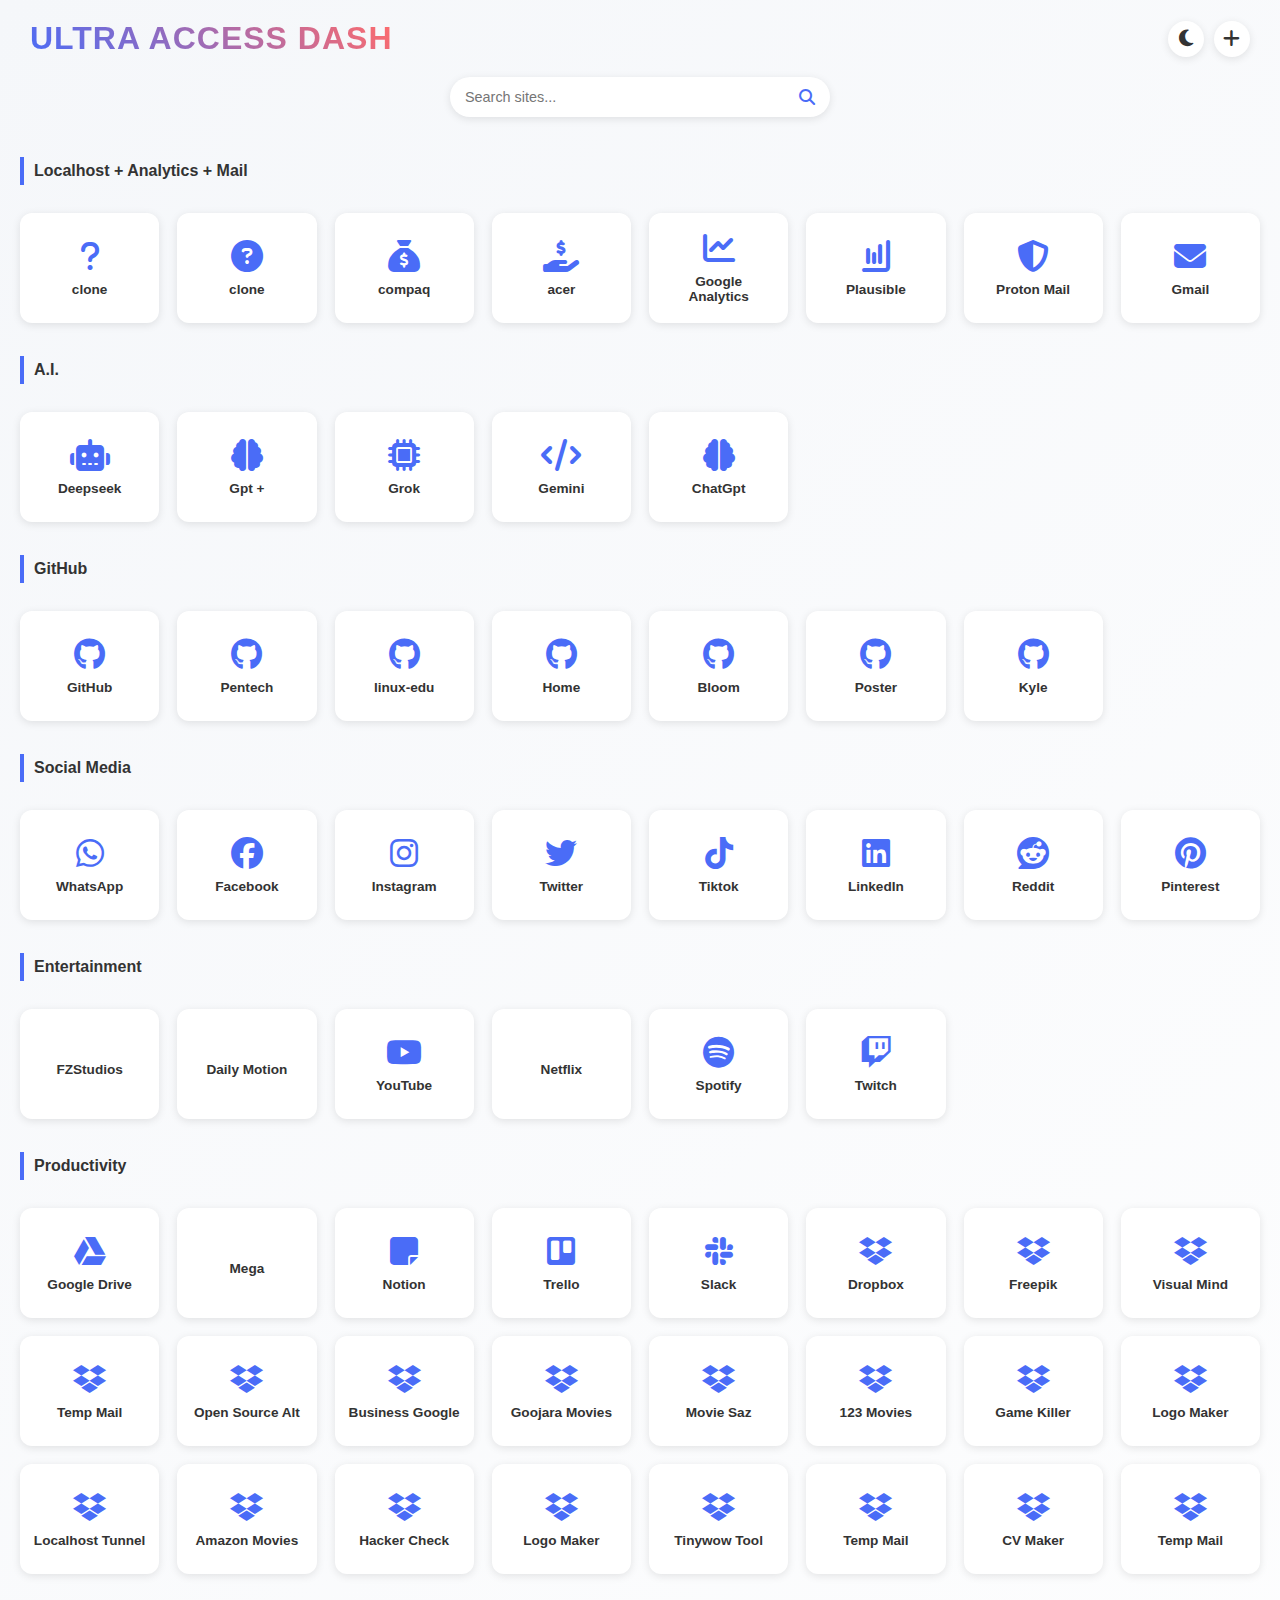
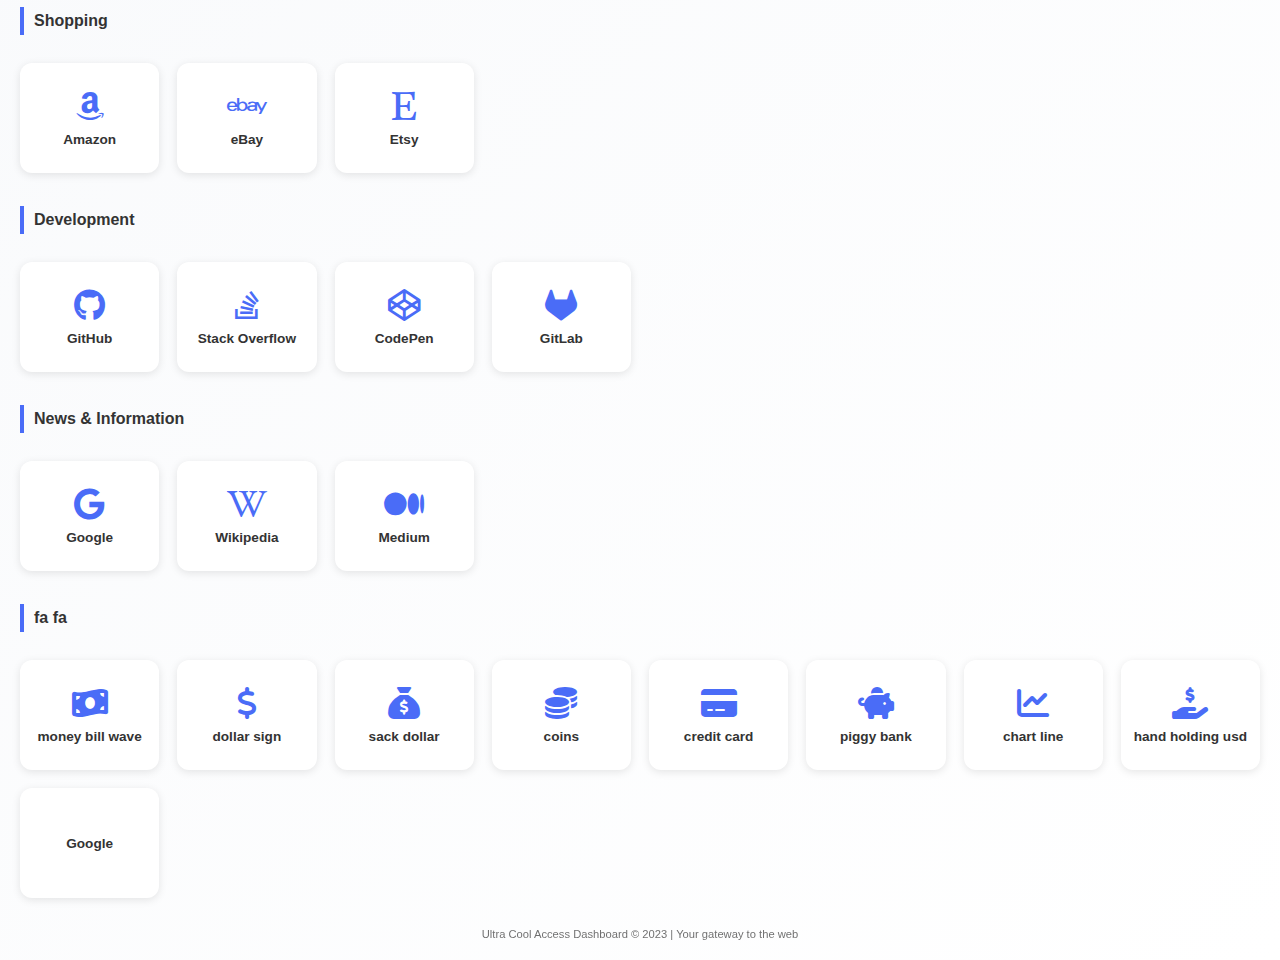
<file: index.html>
<!DOCTYPE html><!-- 331 lines of code -->
<html lang="en">
<head>
    <meta charset="UTF-8">
    <meta name="viewport" content="width=device-width, initial-scale=1.0">
    <title>Ultra Cool Access Dashboard</title>
    <link rel="stylesheet" href="https://cdnjs.cloudflare.com/ajax/libs/font-awesome/6.4.0/css/all.min.css">
    <link rel="stylesheet" href="style.css">
    <style>
    </style>
</head>
<body>
    <div class="container">
        <header>
            <h1>ULTRA ACCESS DASH</h1>
            <div class="header-controls">
                <button class="theme-toggle" id="themeToggle">
                    <i class="fas fa-moon"></i>
                </button>
                <button class="add-btn" id="addBtn">
                    <i class="fas fa-plus"></i>
                </button>
            </div>
        </header>

        <div class="search-container">
            <input type="text" id="searchInput" placeholder="Search sites...">
            <i class="fas fa-search search-icon"></i>
        </div>

        <div class="dashboard">
<!----------------------------------->
            <div class="category-title">Localhost + Analytics + Mail</div>

            <a href="https://cape-classifieds.github.io/dashboard/" target="_blank" class="card" data-name="clone">
                <i class="fas fa-question"></i>
                <span class="label">clone</span>
            </a>

            <a href="https://cape-classifieds.github.io/dashboard/" target="_blank" class="card" data-name="clone">
                <i class="fa fa-question-circle" aria-hidden="true"></i>
                <span class="label">clone</span>
            </a>
            
            <a href="http://192.168.0.4" target="_blank" class="card" data-name="compaq">
                <i class="fas fa-sack-dollar"></i>
                <span class="label">compaq</span>
            </a>
            
            <a href="http://192.168.0.23" target="_blank" class="card" data-name="acer">
                <i class="fas fa-hand-holding-usd"></i>
                <span class="label">acer</span>
            </a>

            <a href="https://analytics.google.com" target="_blank" class="card" data-name="analytics">
                <i class="fa fa-line-chart"></i>
                <span class="label">Google<br>Analytics</span>
            </a>
            
            <a href="https://plausible.io/" target="_blank" class="card" data-name="plausible">
                <i class="fa fa-bar-chart fa-rotate-270" aria-hidden="true"></i>
                <span class="label">Plausible</span>
            </a>

            <a href="https://proton.me" target="_blank" class="card" data-name="proton mail">
                <i class="fas fa-shield-alt"></i>
                <span class="label">Proton Mail</span>
            </a>
            
            <a href="https://gmail.com" target="_blank" class="card" data-name="gmail">
                <i class="fas fa-envelope"></i>
                <span class="label">Gmail</span>
            </a>

            <!----------------------------------->
            
            <div class="category-title">A.I.</div>
           
            <a href="https://chat.deepseek.com" target="_blank" class="card" data-name="deepseek">
                <i class="fas fa-robot"></i>
                <span class="label">Deepseek</span>
            </a>
            
            <a href="https://chatgptplus.cn/" target="_blank" class="card" data-name="chatgpt">
                <i class="fas fa-brain"></i>
                <span class="label">Gpt + </span>
            </a>

            <a href="https://grok.com" target="_blank" class="card" data-name="grok">
                <i class="fas fa-microchip"></i>
                <span class="label">Grok</span>
            </a>

            <a href="https://gemini.google.com" target="_blank" class="card" data-name="gemini">
                <i class="fas fa-code"></i>
                <span class="label">Gemini</span>
            </a>
            
            <a href="https://chatgpt.com/" target="_blank" class="card" data-name="chatgpt">
                <i class="fas fa-brain"></i>
                <span class="label">ChatGpt</span>
            </a>
            
            <!----------------------------------->
            
            <div class="category-title">GitHub</div>

            <a href="https://github.com" target="_blank" class="card" data-name="github">
                <i class="fab fa-github"></i>
                <span class="label">GitHub</span>
            </a>

            <a href="https://cape-classifieds.github.io/home/pentech" target="_blank" class="card" data-name="pentech">
                <i class="fab fa-github"></i>
                <span class="label">Pentech</span>
            </a>
            
            <a href="https://github.com/linux-edu" target="_blank" class="card" data-name="linux-edu">
                <i class="fab fa-github"></i>
                <span class="label">linux-edu</span>
            </a>

            <a href="https://linux-edu.github.io/html" target="_blank" class="card" data-name="home">
                <i class="fab fa-github"></i>
                <span class="label">Home</span>
            </a>

            
            <a href="https://linux-edu.github.io/Bloom/" target="_blank" class="card" data-name="Bloom">
                <i class="fab fa-github"></i>
                <span class="label">Bloom</span>
            </a>

            <a href="https://linux-edu.github.io/Poster/" target="_blank" class="card" data-name="Poster">
                <i class="fab fa-github"></i>
                <span class="label">Poster</span>
            </a>

            <a href="https://linux-edu.github.io/Kyle-Resume/" target="_blank" class="card" data-name="Kyle">
                <i class="fab fa-github"></i>
                <span class="label">Kyle</span>
            </a>
            
            <!----------------------------------->

            <div class="category-title">Social Media</div>

            <a href="https://web.whatsapp.com" target="_blank" class="card">
                <i class="fab fa-whatsapp"></i>
                <span class="label">WhatsApp</span>
            </a>

            <a href="https://facebook.com" target="_blank" class="card" data-name="facebook">
                <i class="fab fa-facebook"></i>
                <span class="label">Facebook</span>
            </a>

            <a href="https://instagram.com" target="_blank" class="card" data-name="instagram">
                <i class="fab fa-instagram"></i>
                <span class="label">Instagram</span>
            </a>

            <a href="https://twitter.com" target="_blank" class="card" data-name="twitter">
                <i class="fab fa-twitter"></i>
                <span class="label">Twitter</span>
            </a>

            <a href="https://www.tiktok.com" target="_blank" class="card" data-name="tiktok">
                <i class="fab fa-tiktok"></i>
                <span class="label">Tiktok</span>
            </a>

           <a href="https://linkedin.com" target="_blank" class="card" data-name="linkedin">
                <i class="fab fa-linkedin"></i>
                <span class="label">LinkedIn</span>
            </a>
            
            <a href="https://reddit.com" target="_blank" class="card" data-name="reddit">
                <i class="fab fa-reddit"></i>
                <span class="label">Reddit</span>
            </a>
            
            <a href="https://pinterest.com" target="_blank" class="card" data-name="pinterest">
                <i class="fab fa-pinterest"></i>
                <span class="label">Pinterest</span>
            </a>

            <!----------------------------------->
            
            <div class="category-title">Entertainment</div>

            <a href="https://fzstudios.app/" target="_blank" class="card">
                <i class="fab fa-fzstudio"></i>
                <span class="label">FZStudios</span>
            </a>

            <a href="https://www.dailymotion.com/" target="_blank" class="card">
                <i class="fab fa-daily-motion"></i>
                <span class="label">Daily Motion</span>
            </a>

            <a href="https://youtube.com" target="_blank" class="card" data-name="youtube">
                <i class="fab fa-youtube"></i>
                <span class="label">YouTube</span>
            </a>
            <a href="https://netflix.com" target="_blank" class="card" data-name="netflix">
                <i class="fab fa-netflix"></i>
                <span class="label">Netflix</span>
            </a>
            <a href="https://spotify.com" target="_blank" class="card" data-name="spotify">
                <i class="fab fa-spotify"></i>
                <span class="label">Spotify</span>
            </a>
            <a href="https://twitch.tv" target="_blank" class="card" data-name="twitch">
                <i class="fab fa-twitch"></i>
                <span class="label">Twitch</span>
            </a>




            <div class="category-title">Productivity</div>

            <a href="https://drive.google.com" target="_blank" class="card" data-name="drive">
                <i class="fab fa-google-drive"></i>
                <span class="label">Google Drive</span>
            </a>

            <a href="https://mega.io" target="_blank" class="card" data-name="Mega">
                <i class="fab fa-mega"></i>
                <span class="label">Mega</span>
            </a>

            <a href="https://notion.so" target="_blank" class="card" data-name="notion">
                <i class="fas fa-sticky-note"></i>
                <span class="label">Notion</span>
            </a>
            <a href="https://trello.com" target="_blank" class="card" data-name="trello">
                <i class="fab fa-trello"></i>
                <span class="label">Trello</span>
            </a>
            <a href="https://slack.com" target="_blank" class="card" data-name="slack">
                <i class="fab fa-slack"></i>
                <span class="label">Slack</span>
            </a>
            <a href="https://dropbox.com" target="_blank" class="card" data-name="dropbox">
                <i class="fab fa-dropbox"></i>
                <span class="label">Dropbox</span>
            </a>

            <a href="https://www.freepik.com/" target="_blank" class="card" data-name="freepik">
                <i class="fab fa-dropbox"></i>
                <span class="label">Freepik</span>
            </a>

            <a href="https://www.visualmind.app/" target="_blank" class="card" data-name="visualmind">
                <i class="fab fa-dropbox"></i>
                <span class="label">Visual Mind</span>
            </a>

            <a href="https://temp-mail.org/" target="_blank" class="card" data-name="tempmail">
                <i class="fab fa-dropbox"></i>
                <span class="label">Temp Mail</span>
            </a>

            <a href="https://www.opensourcealternative.to" target="_blank" class="card" data-name="opesourcealt">
                <i class="fab fa-dropbox"></i>
                <span class="label">Open Source Alt</span>
            </a>

            <a href="https://business.google.com" target="_blank" class="card" data-name="busgoogle">
                <i class="fab fa-dropbox"></i>
                <span class="label">Business Google</span>
            </a>

            <a href="https://ww1.goojara.to" target="_blank" class="card" data-name="goojara">
                <i class="fab fa-dropbox"></i>
                <span class="label">Goojara Movies</span>
            </a>

            <a href="https://moviesaz.fun" target="_blank" class="card" data-name="moviesaz">
                <i class="fab fa-dropbox"></i>
                <span class="label">Movie Saz</span>
            </a>

            <a href="https://themoviehub.org" target="_blank" class="card" data-name="moviehub">
                <i class="fab fa-dropbox"></i>
                <span class="label">123 Movies</span>
            </a>

            <a href="https://gamekillerapp.com" target="_blank" class="card" data-name="gamekiller">
                <i class="fab fa-dropbox"></i>
                <span class="label">Game Killer</span>
            </a>

            <a href="https://www.design.com" target="_blank" class="card" data-name="design">
                <i class="fab fa-dropbox"></i>
                <span class="label">Logo Maker</span>
            </a>

            <a href="https://localhost.run" target="_blank" class="card" data-name="localhost">
                <i class="fab fa-dropbox"></i>
                <span class="label">Localhost Tunnel</span>
            </a>

            <a href="https://www.amazon.com" target="_blank" class="card" data-name="amazonmovies">
                <i class="fab fa-dropbox"></i>
                <span class="label">Amazon Movies</span>
            </a>

            <a href="https://hackercheck.io" target="_blank" class="card" data-name="hackercheck">
                <i class="fab fa-dropbox"></i>
                <span class="label">Hacker Check</span>
            </a>

            <a href="https://looka.com" target="_blank" class="card" data-name="looka">
                <i class="fab fa-dropbox"></i>
                <span class="label">Logo Maker</span>
            </a>

            <a href="https://tinywow.com" target="_blank" class="card" data-name="tinywow">
                <i class="fab fa-dropbox"></i>
                <span class="label">Tinywow Tool</span>
            </a>

            <a href="https://temp-mail.org/" target="_blank" class="card" data-name="tempmail">
                <i class="fab fa-dropbox"></i>
                <span class="label">Temp Mail</span>
            </a>

            <a href="https://www.tealhq.com" target="_blank" class="card" data-name="tealhq">
                <i class="fab fa-dropbox"></i>
                <span class="label">CV Maker</span>
            </a>

            <a href="https://temp-mail.org/" target="_blank" class="card" data-name="tempmail">
                <i class="fab fa-dropbox"></i>
                <span class="label">Temp Mail</span>
            </a>


            

            <div class="category-title">Shopping</div>
            <a href="https://amazon.com" target="_blank" class="card" data-name="amazon">
                <i class="fab fa-amazon"></i>
                <span class="label">Amazon</span>
            </a>
            <a href="https://ebay.com" target="_blank" class="card" data-name="ebay">
                <i class="fab fa-ebay"></i>
                <span class="label">eBay</span>
            </a>
            <a href="https://etsy.com" target="_blank" class="card" data-name="etsy">
                <i class="fab fa-etsy"></i>
                <span class="label">Etsy</span>
            </a>

            <div class="category-title">Development</div>
            <a href="https://github.com" target="_blank" class="card" data-name="github">
                <i class="fab fa-github"></i>
                <span class="label">GitHub</span>
            </a>
            <a href="https://stackoverflow.com" target="_blank" class="card" data-name="stackoverflow">
                <i class="fab fa-stack-overflow"></i>
                <span class="label">Stack Overflow</span>
            </a>
            <a href="https://codepen.io" target="_blank" class="card" data-name="codepen">
                <i class="fab fa-codepen"></i>
                <span class="label">CodePen</span>
            </a>
            <a href="https://gitlab.com" target="_blank" class="card" data-name="gitlab">
                <i class="fab fa-gitlab"></i>
                <span class="label">GitLab</span>
            </a>

            <div class="category-title">News & Information</div>
            <a href="https://google.com" target="_blank" class="card" data-name="google">
                <i class="fab fa-google"></i>
                <span class="label">Google</span>
            </a>
            <a href="https://wikipedia.org" target="_blank" class="card" data-name="wikipedia">
                <i class="fab fa-wikipedia-w"></i>
                <span class="label">Wikipedia</span>
            </a>
            <a href="https://medium.com" target="_blank" class="card" data-name="medium">
                <i class="fab fa-medium"></i>
                <span class="label">Medium</span>
            </a>
            <!--------------------------------------------->
            
            <div class="category-title">fa fa</div>

            <a href="https://google.com" target="_blank" class="card" data-name="google">
                <i class="fas fa-money-bill-wave"></i>                 
                <span class="label">money bill wave</span>
            </a>

            <a href="https://google.com" target="_blank" class="card" data-name="google">
                <i class="fas fa-dollar-sign"></i>
                <span class="label">dollar sign</span>
            </a>

            <a href="https://google.com" target="_blank" class="card" data-name="google">
                <i class="fas fa-sack-dollar"></i>
                <span class="label">sack dollar</span>
            </a>

            <a href="https://google.com" target="_blank" class="card" data-name="google">
                <i class="fas fa-coins"></i>
                <span class="label">coins</span>
            </a>

            <a href="https://google.com" target="_blank" class="card" data-name="google">
                <i class="fas fa-credit-card"></i>
                <span class="label">credit card</span>
            </a>

            <a href="https://google.com" target="_blank" class="card" data-name="google">
                <i class="fas fa-piggy-bank"></i>
                <span class="label">piggy bank</span>
            </a>

            <a href="https://google.com" target="_blank" class="card" data-name="google">
                <i class="fas fa-chart-line"></i>
                <span class="label">chart line</span>
            </a>

            <a href="https://google.com" target="_blank" class="card" data-name="google">
                <i class="fas fa-hand-holding-usd"></i>
                <span class="label">hand holding usd</span>
            </a>

            <a href="https://google.com" target="_blank" class="card" data-name="google">

                <span class="label">Google</span>
            </a>


            
        
        
        
        </div>

        <footer>
            <p>Ultra Cool Access Dashboard © 2023 | Your gateway to the web</p>
        </footer>
    </div>

    <script>
        // Theme toggle functionality
        const themeToggle = document.getElementById('themeToggle');
        const icon = themeToggle.querySelector('i');
        
        // Check for saved theme preference or use preferred color scheme
        const prefersDark = window.matchMedia('(prefers-color-scheme: dark)').matches;
        const currentTheme = localStorage.getItem('theme') || (prefersDark ? 'dark' : 'light');
        
        if (currentTheme === 'dark') {
            document.body.classList.add('dark-mode');
            icon.classList.replace('fa-moon', 'fa-sun');
        }
        
        themeToggle.addEventListener('click', () => {
            document.body.classList.toggle('dark-mode');
            const isDark = document.body.classList.contains('dark-mode');
            localStorage.setItem('theme', isDark ? 'dark' : 'light');
            
            if (isDark) {
                icon.classList.replace('fa-moon', 'fa-sun');
            } else {
                icon.classList.replace('fa-sun', 'fa-moon');
            }
        });

        // Search functionality
        const searchInput = document.getElementById('searchInput');
        const cards = document.querySelectorAll('.card');
        const categoryTitles = document.querySelectorAll('.category-title');
        
        searchInput.addEventListener('input', () => {
            const searchTerm = searchInput.value.toLowerCase();
            
            cards.forEach(card => {
                const cardName = card.getAttribute('data-name');
                const label = card.querySelector('.label').textContent.toLowerCase();
                
                if (cardName.includes(searchTerm) || label.includes(searchTerm)) {
                    card.style.display = 'flex';
                } else {
                    card.style.display = 'none';
                }
            });

            // Hide category titles if all cards in that category are hidden
            categoryTitles.forEach(title => {
                const nextElement = title.nextElementSibling;
                let hasVisibleCards = false;
                let next = nextElement;
                
                while (next && !next.classList.contains('category-title')) {
                    if (next.style.display !== 'none') {
                        hasVisibleCards = true;
                        break;
                    }
                    next = next.nextElementSibling;
                }
                
                title.style.display = hasVisibleCards ? 'block' : 'none';
            });
        });

        // Add button functionality (placeholder)
        const addBtn = document.getElementById('addBtn');
        addBtn.addEventListener('click', () => {
            alert('Custom site addition feature coming soon!');
        });

        // Animate cards on page load
        document.addEventListener('DOMContentLoaded', () => {
            const cards = document.querySelectorAll('.card');
            cards.forEach((card, index) => {
                card.style.animationDelay = `${index * 0.05}s`;
            });
        });
    </script>
</body>
</html>
<!-- 331 lines of code -->
</file>
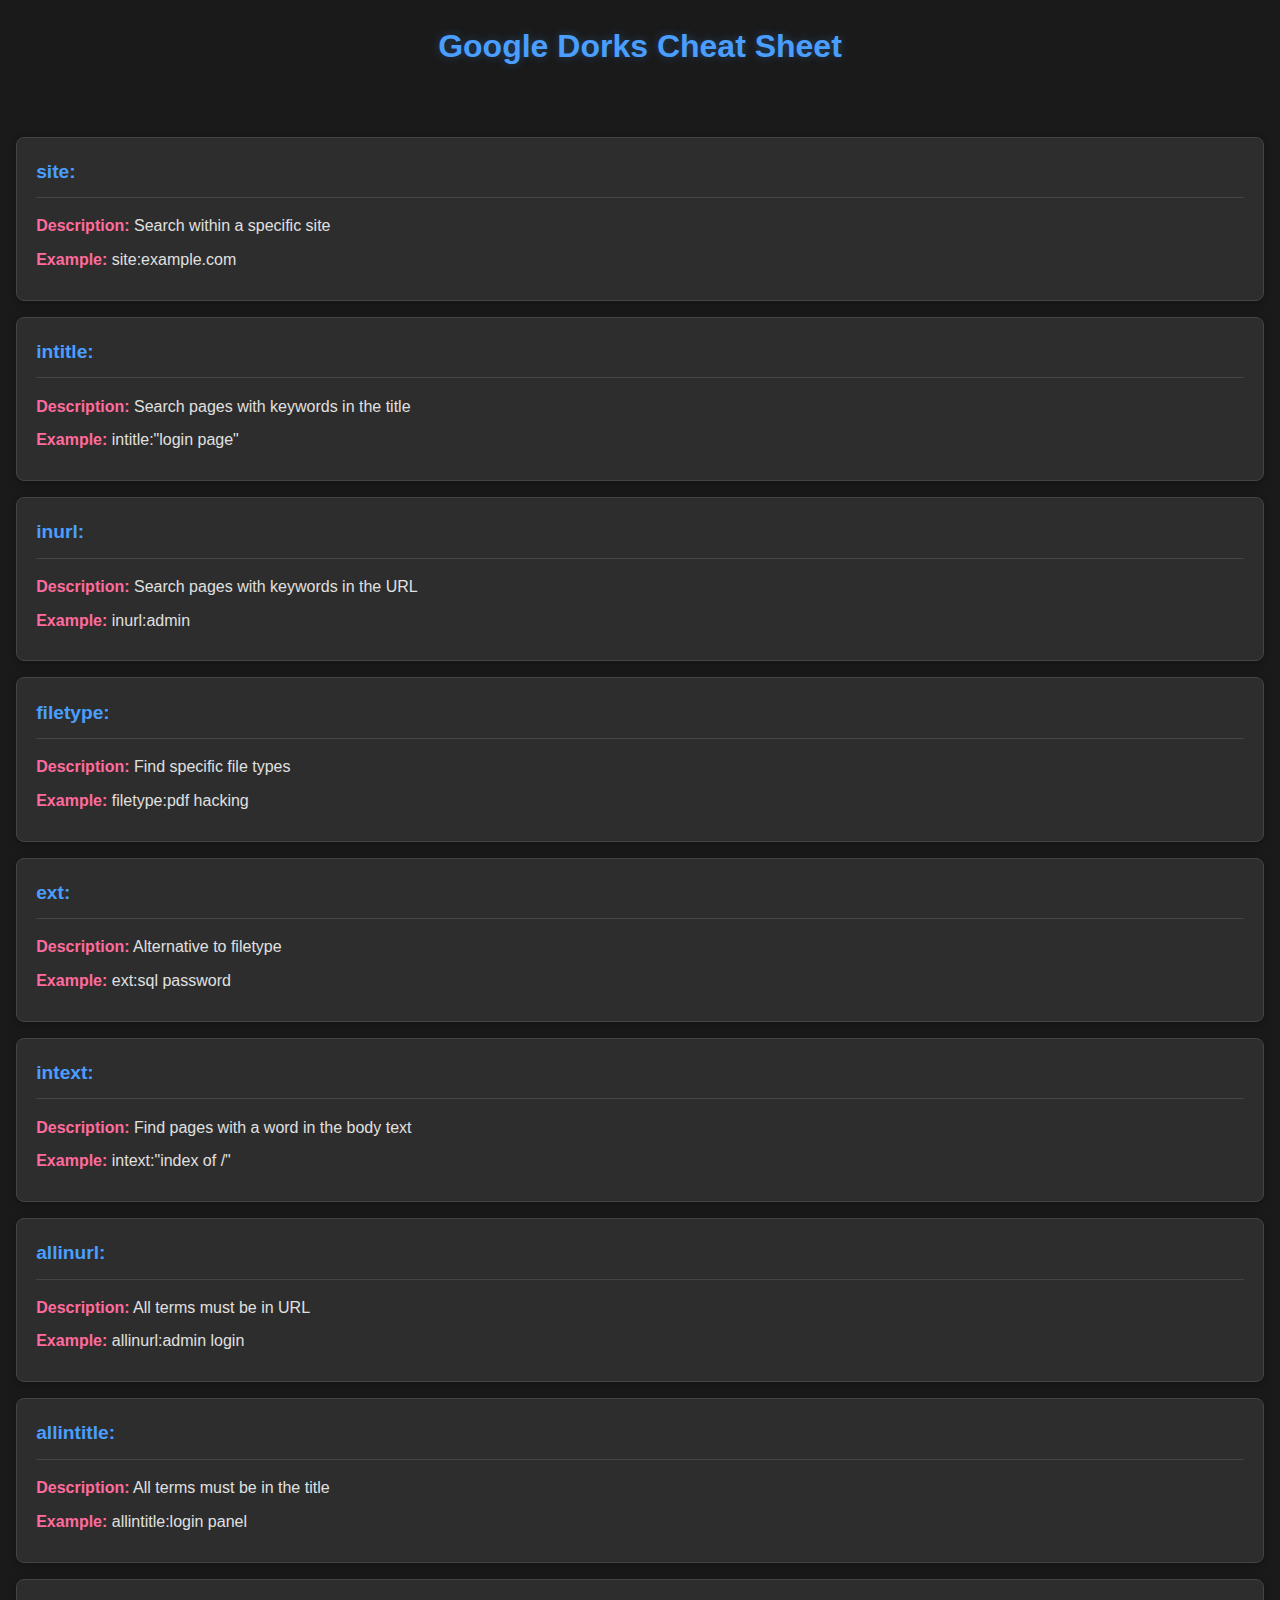
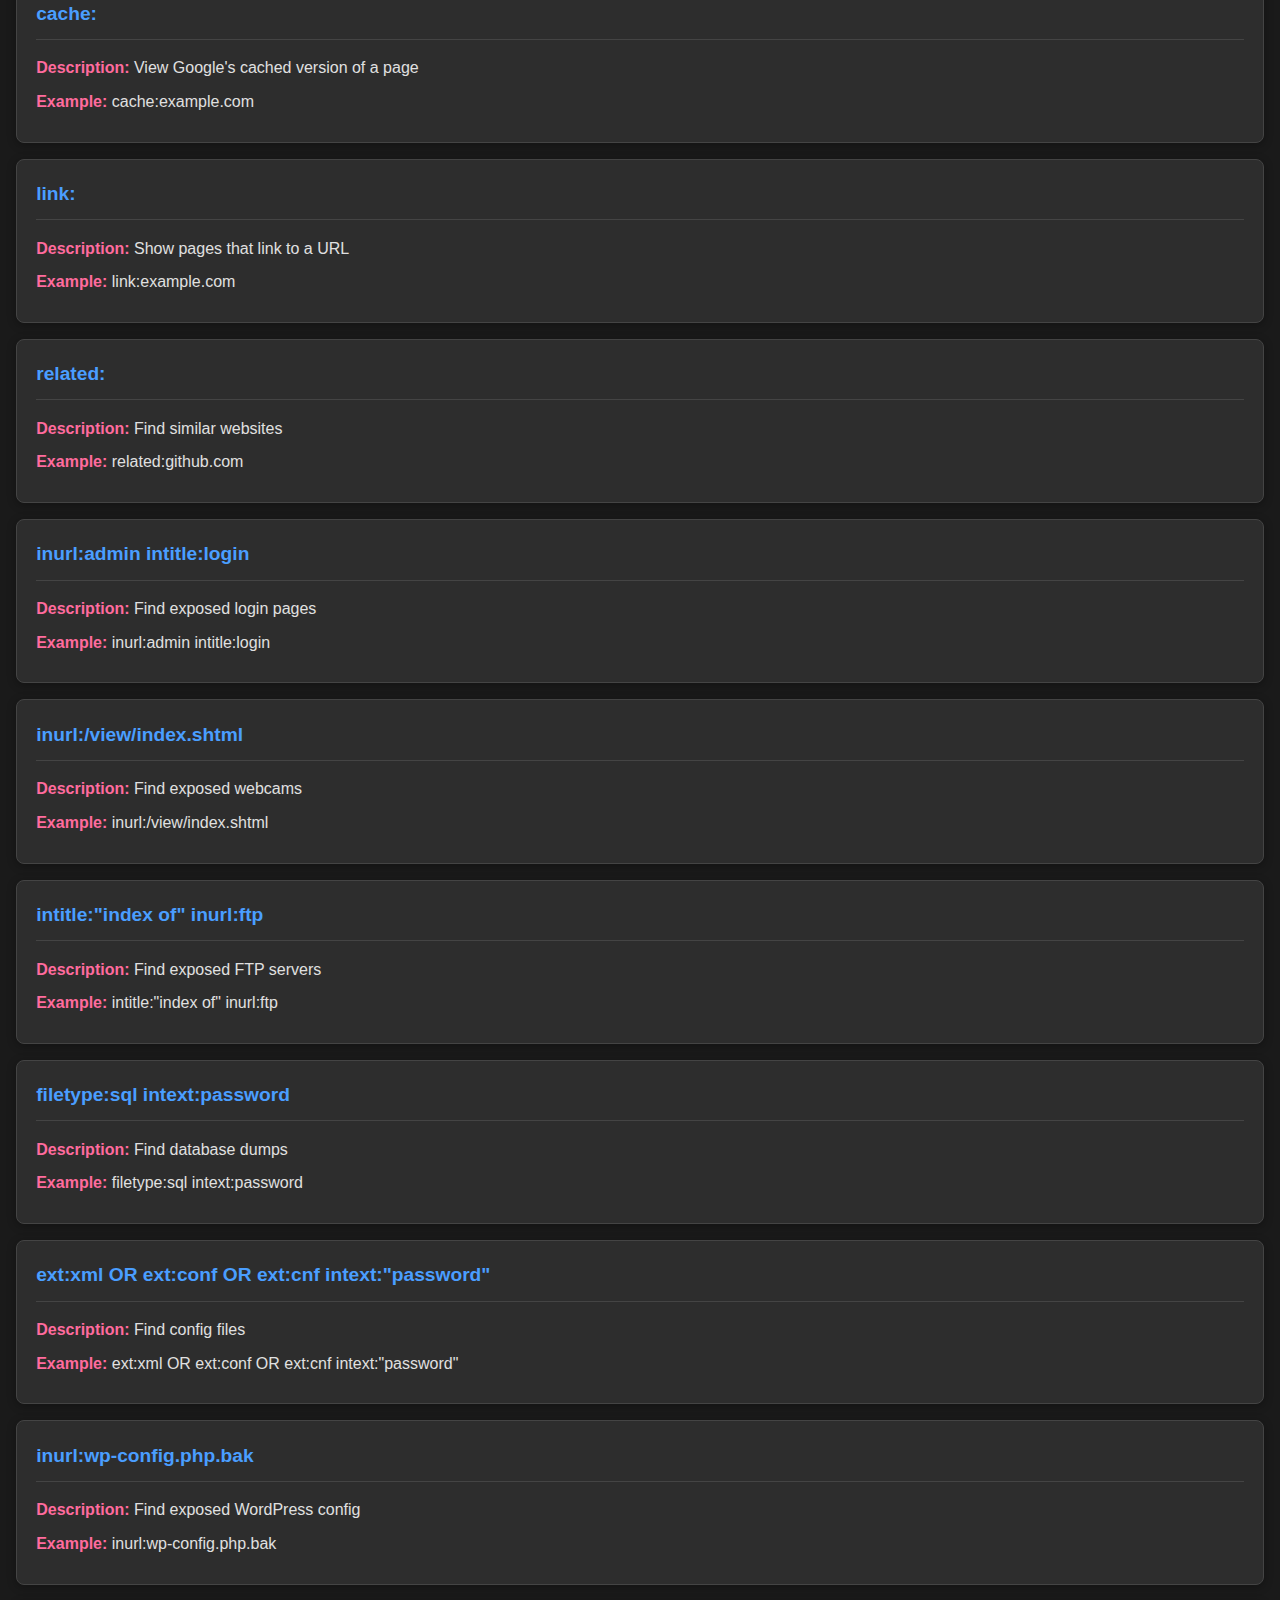
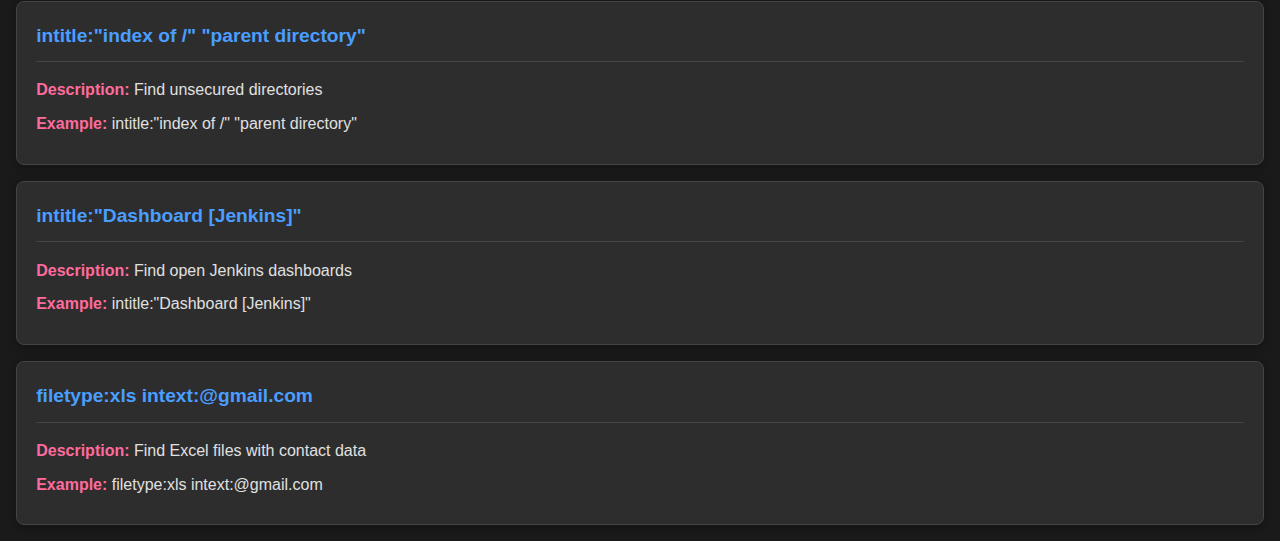
<file: dorks.html>
<!DOCTYPE html>
<html lang="en">
<head>
    <meta charset="UTF-8">
    <meta name="viewport" content="width=device-width, initial-scale=1.0">
    <title>Google Dorks Cheat Sheet</title>
    <style>
        body {
            font-family: Arial, sans-serif;
            margin: 1em;
            background: #1a1a1a;
            color: #e0e0e0;
            line-height: 1.6;
        }
        h1 {
            text-align: center;
            color: #4a9eff;
            margin-bottom: 2em;
            text-shadow: 0 0 10px rgba(74, 158, 255, 0.3);
        }
        .dork {
            background: #2d2d2d;
            border: 1px solid #444;
            padding: 1.2em;
            margin: 1em 0;
            border-radius: 8px;
            box-shadow: 0 2px 10px rgba(0, 0, 0, 0.3);
            transition: transform 0.2s ease, box-shadow 0.2s ease;
        }
        .dork:hover {
            transform: translateY(-2px);
            box-shadow: 0 4px 15px rgba(0, 0, 0, 0.4);
            border-color: #555;
        }
        .dork h2 {
            margin: 0 0 0.8em 0;
            color: #4a9eff;
            font-size: 1.2em;
            border-bottom: 1px solid #444;
            padding-bottom: 0.5em;
        }
        .dork p {
            margin: 0.5em 0;
        }
        .dork strong {
            color: #ff6b9d;
        }
        /* Scrollbar styling for dark theme */
        ::-webkit-scrollbar {
            width: 8px;
        }
        ::-webkit-scrollbar-track {
            background: #2d2d2d;
        }
        ::-webkit-scrollbar-thumb {
            background: #555;
            border-radius: 4px;
        }
        ::-webkit-scrollbar-thumb:hover {
            background: #666;
        }
    </style>
</head>
<body>
    <h1>Google Dorks Cheat Sheet</h1>

    <div class="dork">
        <h2>site:</h2>
        <p><strong>Description:</strong> Search within a specific site</p>
        <p><strong>Example:</strong> site:example.com</p>
    </div>
    
    <div class="dork">
        <h2>intitle:</h2>
        <p><strong>Description:</strong> Search pages with keywords in the title</p>
        <p><strong>Example:</strong> intitle:"login page"</p>
    </div>
    
    <div class="dork">
        <h2>inurl:</h2>
        <p><strong>Description:</strong> Search pages with keywords in the URL</p>
        <p><strong>Example:</strong> inurl:admin</p>
    </div>
    
    <div class="dork">
        <h2>filetype:</h2>
        <p><strong>Description:</strong> Find specific file types</p>
        <p><strong>Example:</strong> filetype:pdf hacking</p>
    </div>
    
    <div class="dork">
        <h2>ext:</h2>
        <p><strong>Description:</strong> Alternative to filetype</p>
        <p><strong>Example:</strong> ext:sql password</p>
    </div>
    
    <div class="dork">
        <h2>intext:</h2>
        <p><strong>Description:</strong> Find pages with a word in the body text</p>
        <p><strong>Example:</strong> intext:"index of /"</p>
    </div>
    
    <div class="dork">
        <h2>allinurl:</h2>
        <p><strong>Description:</strong> All terms must be in URL</p>
        <p><strong>Example:</strong> allinurl:admin login</p>
    </div>
    
    <div class="dork">
        <h2>allintitle:</h2>
        <p><strong>Description:</strong> All terms must be in the title</p>
        <p><strong>Example:</strong> allintitle:login panel</p>
    </div>
    
    <div class="dork">
        <h2>cache:</h2>
        <p><strong>Description:</strong> View Google's cached version of a page</p>
        <p><strong>Example:</strong> cache:example.com</p>
    </div>
    
    <div class="dork">
        <h2>link:</h2>
        <p><strong>Description:</strong> Show pages that link to a URL</p>
        <p><strong>Example:</strong> link:example.com</p>
    </div>
    
    <div class="dork">
        <h2>related:</h2>
        <p><strong>Description:</strong> Find similar websites</p>
        <p><strong>Example:</strong> related:github.com</p>
    </div>
    
    <div class="dork">
        <h2>inurl:admin intitle:login</h2>
        <p><strong>Description:</strong> Find exposed login pages</p>
        <p><strong>Example:</strong> inurl:admin intitle:login</p>
    </div>
    
    <div class="dork">
        <h2>inurl:/view/index.shtml</h2>
        <p><strong>Description:</strong> Find exposed webcams</p>
        <p><strong>Example:</strong> inurl:/view/index.shtml</p>
    </div>
    
    <div class="dork">
        <h2>intitle:"index of" inurl:ftp</h2>
        <p><strong>Description:</strong> Find exposed FTP servers</p>
        <p><strong>Example:</strong> intitle:"index of" inurl:ftp</p>
    </div>
    
    <div class="dork">
        <h2>filetype:sql intext:password</h2>
        <p><strong>Description:</strong> Find database dumps</p>
        <p><strong>Example:</strong> filetype:sql intext:password</p>
    </div>
    
    <div class="dork">
        <h2>ext:xml OR ext:conf OR ext:cnf intext:"password"</h2>
        <p><strong>Description:</strong> Find config files</p>
        <p><strong>Example:</strong> ext:xml OR ext:conf OR ext:cnf intext:"password"</p>
    </div>
    
    <div class="dork">
        <h2>inurl:wp-config.php.bak</h2>
        <p><strong>Description:</strong> Find exposed WordPress config</p>
        <p><strong>Example:</strong> inurl:wp-config.php.bak</p>
    </div>
    
    <div class="dork">
        <h2>intitle:"index of /" "parent directory"</h2>
        <p><strong>Description:</strong> Find unsecured directories</p>
        <p><strong>Example:</strong> intitle:"index of /" "parent directory"</p>
    </div>
    
    <div class="dork">
        <h2>intitle:"Dashboard [Jenkins]"</h2>
        <p><strong>Description:</strong> Find open Jenkins dashboards</p>
        <p><strong>Example:</strong> intitle:"Dashboard [Jenkins]"</p>
    </div>
    
    <div class="dork">
        <h2>filetype:xls intext:@gmail.com</h2>
        <p><strong>Description:</strong> Find Excel files with contact data</p>
        <p><strong>Example:</strong> filetype:xls intext:@gmail.com</p>
    </div>
    
</body>
</html>
</file>
<file: style.css>
/** 279 lines of code **/
        :root {
            --bg-color: #f5f7fa;
            --card-bg: #ffffff;
            --text-color: #333333;
            --accent-color: #4a6cf7;
            --accent-color-2: #ff6b6b;
            --shadow: 0 2px 8px rgba(0, 0, 0, 0.1);
            --hover-effect: translateY(-3px);
            --grid-cols: 4;
            --transition: all 0.3s ease;
        }

        .dark-mode {
            --bg-color: #1a1a2e;
            --card-bg: #16213e;
            --text-color: #f0f0f0;
            --accent-color: #00b4d8;
            --accent-color-2: #ff9e9e;
            --shadow: 0 2px 8px rgba(0, 0, 0, 0.4);
        }

        * {
            margin: 0;
            padding: 0;
            box-sizing: border-box;
            transition: var(--transition);
        }

        body {
            font-family: 'Segoe UI', Tahoma, Geneva, Verdana, sans-serif;
            background-color: var(--bg-color);
            color: var(--text-color);
            min-height: 100vh;
            padding: 15px;
            font-size: 14px;
            background-image: linear-gradient(135deg, var(--bg-color) 0%, var(--card-bg) 100%);
        }

        .container {
            max-width: 1400px;
            margin: 0 auto;
        }

        header {
            display: flex;
            justify-content: space-between;
            align-items: center;
            margin-bottom: 20px;
            padding: 0 10px;
            position: relative;
        }

        h1 {
            font-size: 1.5rem;
            background: linear-gradient(45deg, var(--accent-color), var(--accent-color-2));
            -webkit-background-clip: text;
            -webkit-text-fill-color: transparent;
            font-weight: 800;
            letter-spacing: 1px;
        }

        .header-controls {
            display: flex;
            gap: 10px;
        }

        .theme-toggle, .add-btn {
            background: var(--card-bg);
            border: none;
            color: var(--text-color);
            font-size: 1.2rem;
            cursor: pointer;
            padding: 5px;
            border-radius: 50%;
            width: 36px;
            height: 36px;
            display: flex;
            align-items: center;
            justify-content: center;
            box-shadow: var(--shadow);
        }

        .theme-toggle:hover, .add-btn:hover {
            transform: rotate(10deg);
            background: var(--accent-color);
            color: white;
        }

        .search-container {
            margin-bottom: 20px;
            padding: 0 10px;
            position: relative;
        }

        #searchInput {
            width: 100%;
            padding: 12px 45px 12px 15px;
            border: none;
            border-radius: 25px;
            background-color: var(--card-bg);
            color: var(--text-color);
            box-shadow: var(--shadow);
            font-size: 0.9rem;
            transition: var(--transition);
        }

        #searchInput:focus {
            outline: none;
            box-shadow: 0 0 0 2px var(--accent-color);
        }

        .search-icon {
            position: absolute;
            right: 25px;
            top: 50%;
            transform: translateY(-50%);
            color: var(--accent-color);
        }

        .dashboard {
            display: grid;
            grid-template-columns: repeat(var(--grid-cols), minmax(0, 1fr));
            gap: 12px;
        }

        .card {
            background-color: var(--card-bg);
            border-radius: 12px;
            padding: 12px 8px;
            box-shadow: var(--shadow);
            text-align: center;
            text-decoration: none;
            color: var(--text-color);
            display: flex;
            flex-direction: column;
            align-items: center;
            justify-content: center;
            height: 90px;
            transition: var(--transition);
            position: relative;
            overflow: hidden;
        }

        .card:before {
            content: '';
            position: absolute;
            top: 0;
            left: 0;
            width: 100%;
            height: 4px;
            background: linear-gradient(45deg, var(--accent-color), var(--accent-color-2));
            transform: scaleX(0);
            transform-origin: left;
            transition: transform 0.3s ease;
        }

        .card:hover {
            transform: var(--hover-effect);
            box-shadow: 0 5px 15px rgba(0, 0, 0, 0.2);
        }

        .card:hover:before {
            transform: scaleX(1);
        }

        .card i {
            font-size: 1.5rem;
            margin-bottom: 8px;
            color: var(--accent-color);
            transition: var(--transition);
        }

        .card:hover i {
            transform: scale(1.2);
            color: var(--accent-color-2);
        }

        .card .label {
            font-weight: 600;
            font-size: 0.75rem;
            overflow: hidden;
            text-overflow: ellipsis;
            white-space: nowrap;
            width: 100%;
        }

        .category-title {
            grid-column: 1 / -1;
            font-size: 1rem;
            font-weight: 700;
            margin: 15px 0 10px;
            padding: 5px 10px;
            border-left: 4px solid var(--accent-color);
        }

        footer {
            margin-top: 30px;
            text-align: center;
            font-size: 0.7rem;
            color: var(--text-color);
            opacity: 0.7;
            padding: 0 10px;
        }

        /* Animation for cards */
        @keyframes fadeIn {
            from { opacity: 0; transform: translateY(10px); }
            to { opacity: 1; transform: translateY(0); }
        }

        .card {
            animation: fadeIn 0.5s ease-out;
        }

        /* Responsive adjustments */
        @media (min-width: 768px) {
            body {
                padding: 20px;
                font-size: 16px;
            }
            
            :root {
                --grid-cols: 6;
            }

            h1 {
                font-size: 2rem;
            }

            .dashboard {
                gap: 15px;
            }

            .card {
                height: 100px;
                padding: 15px 10px;
                border-radius: 12px;
            }

            .card i {
                font-size: 1.8rem;
                margin-bottom: 10px;
            }

            .card .label {
                font-size: 0.85rem;
            }

            .search-container {
                max-width: 400px;
                margin: 0 auto 25px;
            }
        }

        @media (min-width: 1024px) {
            :root {
                --grid-cols: 8;
            }
            
            .dashboard {
                gap: 18px;
            }
            
            .card {
                height: 110px;
            }
            
            .card i {
                font-size: 2rem;
            }
        }

        @media (min-width: 1440px) {
            :root {
                --grid-cols: 10;
            }
        }
</file>
